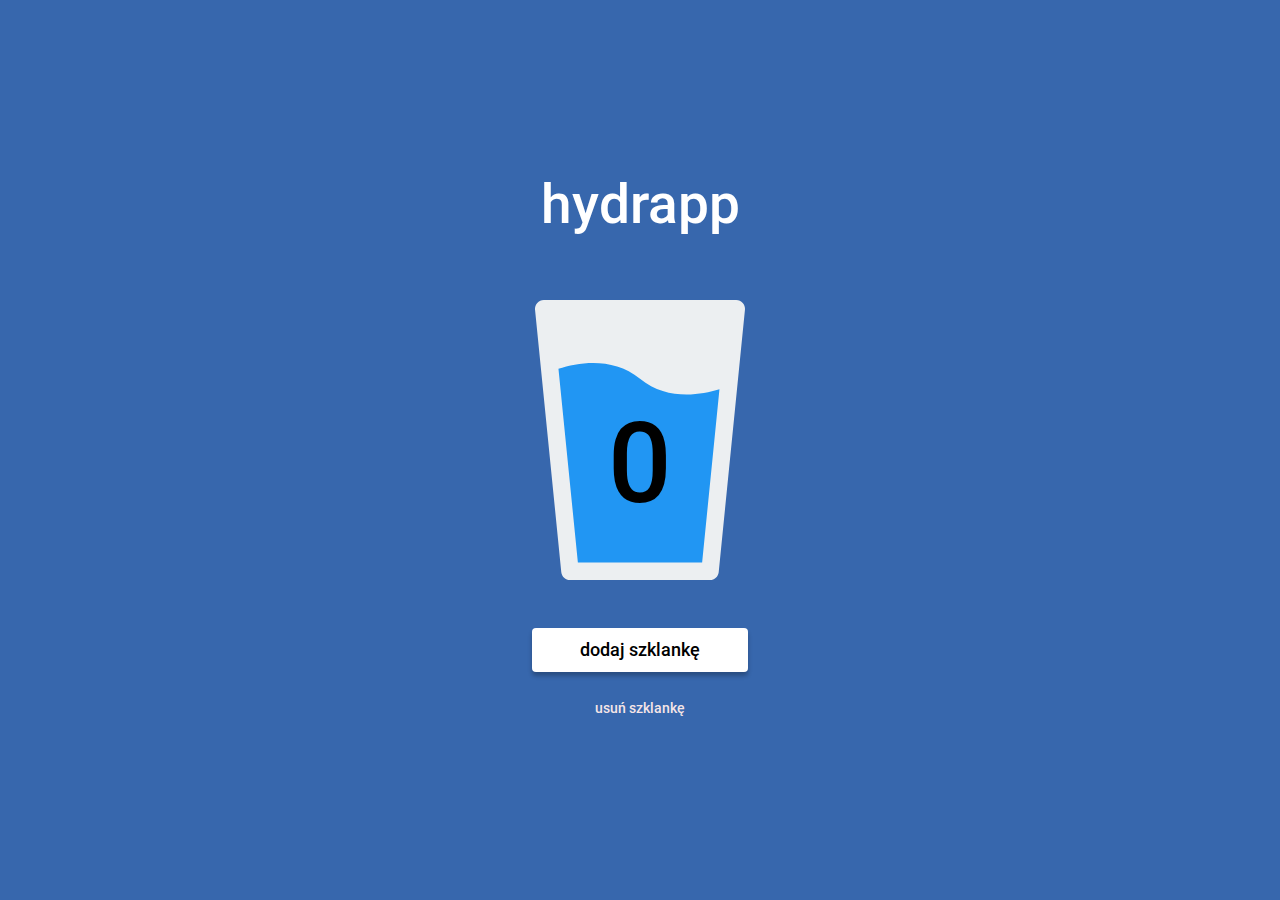
<file: index.html>
<!doctype html><html lang="pl"><head><meta charset="UTF-8"/><meta name="viewport" content="width=device-width,initial-scale=1"/><title>Hydrapp</title><meta name="description" content="Aplikacja licząca szklanki wody"/><meta property="og:title" content="Hydrapp"/><meta property="og:description" content="Aplikacja licząca szklanki wody"/><meta property="og:url" content="https://mgulbicki.github.io/hydrapp/"/><meta property="og:image" content="https://maciejkorsan.github.io/hydrapp/public/og.png"/><link rel="manifest" href="manifest.json"/><link rel="apple-touch-icon" sizes="180x180" href="pwa/apple-icon-180.png"/><link rel="apple-touch-icon" sizes="167x167" href="pwa/apple-icon-167.png"/><link rel="apple-touch-icon" sizes="152x152" href="pwa/apple-icon-152.png"/><link rel="apple-touch-icon" sizes="120x120" href="pwa/apple-icon-120.png"/><meta name="apple-mobile-web-app-capable" content="yes"/><link rel="apple-touch-startup-image" href="pwa/apple-splash-2048-2732.png" media="(device-width: 1024px) and (device-height: 1366px) and (-webkit-device-pixel-ratio: 2) and (orientation: portrait)"/><link rel="apple-touch-startup-image" href="pwa/apple-splash-2732-2048.png" media="(device-width: 1024px) and (device-height: 1366px) and (-webkit-device-pixel-ratio: 2) and (orientation: landscape)"/><link rel="apple-touch-startup-image" href="pwa/apple-splash-1668-2388.png" media="(device-width: 834px) and (device-height: 1194px) and (-webkit-device-pixel-ratio: 2) and (orientation: portrait)"/><link rel="apple-touch-startup-image" href="pwa/apple-splash-2388-1668.png" media="(device-width: 834px) and (device-height: 1194px) and (-webkit-device-pixel-ratio: 2) and (orientation: landscape)"/><link rel="apple-touch-startup-image" href="pwa/apple-splash-1668-2224.png" media="(device-width: 834px) and (device-height: 1112px) and (-webkit-device-pixel-ratio: 2) and (orientation: portrait)"/><link rel="apple-touch-startup-image" href="pwa/apple-splash-2224-1668.png" media="(device-width: 834px) and (device-height: 1112px) and (-webkit-device-pixel-ratio: 2) and (orientation: landscape)"/><link rel="apple-touch-startup-image" href="pwa/apple-splash-1536-2048.png" media="(device-width: 768px) and (device-height: 1024px) and (-webkit-device-pixel-ratio: 2) and (orientation: portrait)"/><link rel="apple-touch-startup-image" href="pwa/apple-splash-2048-1536.png" media="(device-width: 768px) and (device-height: 1024px) and (-webkit-device-pixel-ratio: 2) and (orientation: landscape)"/><link rel="apple-touch-startup-image" href="pwa/apple-splash-1242-2688.png" media="(device-width: 414px) and (device-height: 896px) and (-webkit-device-pixel-ratio: 3) and (orientation: portrait)"/><link rel="apple-touch-startup-image" href="pwa/apple-splash-2688-1242.png" media="(device-width: 414px) and (device-height: 896px) and (-webkit-device-pixel-ratio: 3) and (orientation: landscape)"/><link rel="apple-touch-startup-image" href="pwa/apple-splash-1125-2436.png" media="(device-width: 375px) and (device-height: 812px) and (-webkit-device-pixel-ratio: 3) and (orientation: portrait)"/><link rel="apple-touch-startup-image" href="pwa/apple-splash-2436-1125.png" media="(device-width: 375px) and (device-height: 812px) and (-webkit-device-pixel-ratio: 3) and (orientation: landscape)"/><link rel="apple-touch-startup-image" href="pwa/apple-splash-828-1792.png" media="(device-width: 414px) and (device-height: 896px) and (-webkit-device-pixel-ratio: 2) and (orientation: portrait)"/><link rel="apple-touch-startup-image" href="pwa/apple-splash-1792-828.png" media="(device-width: 414px) and (device-height: 896px) and (-webkit-device-pixel-ratio: 2) and (orientation: landscape)"/><link rel="apple-touch-startup-image" href="pwa/apple-splash-1242-2208.png" media="(device-width: 414px) and (device-height: 736px) and (-webkit-device-pixel-ratio: 3) and (orientation: portrait)"/><link rel="apple-touch-startup-image" href="pwa/apple-splash-2208-1242.png" media="(device-width: 414px) and (device-height: 736px) and (-webkit-device-pixel-ratio: 3) and (orientation: landscape)"/><link rel="apple-touch-startup-image" href="pwa/apple-splash-750-1334.png" media="(device-width: 375px) and (device-height: 667px) and (-webkit-device-pixel-ratio: 2) and (orientation: portrait)"/><link rel="apple-touch-startup-image" href="pwa/apple-splash-1334-750.png" media="(device-width: 375px) and (device-height: 667px) and (-webkit-device-pixel-ratio: 2) and (orientation: landscape)"/><link rel="apple-touch-startup-image" href="pwa/apple-splash-640-1136.png" media="(device-width: 320px) and (device-height: 568px) and (-webkit-device-pixel-ratio: 2) and (orientation: portrait)"/><link rel="apple-touch-startup-image" href="pwa/apple-splash-1136-640.png" media="(device-width: 320px) and (device-height: 568px) and (-webkit-device-pixel-ratio: 2) and (orientation: landscape)"/><link href="index.cb61b1c3.css" rel="stylesheet"></head><body><main class="app"><h1 class="app__title">hydrapp</h1><div class="glass"><span class="glass__counter glass__counter--js">0</span></div><button class="button-add button-add--js">dodaj szklankę</button> <button class="button-remove button-remove--js">usuń szklankę</button></main><script src="index.cb61b1c3.js"></script></body></html>
</file>
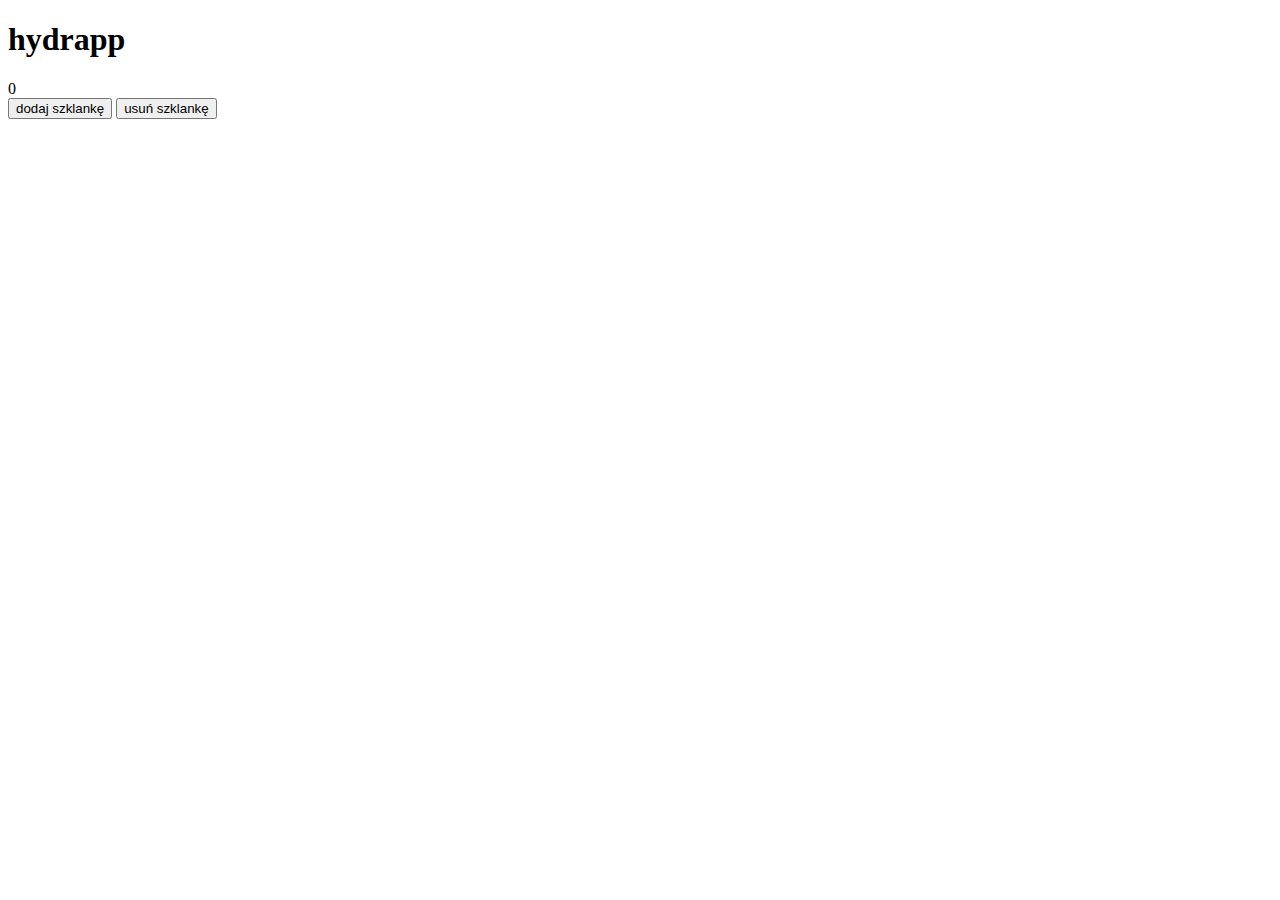
<file: src/pages/index.html>
<!DOCTYPE html><html lang="pl"><head>
    <meta charset="UTF-8">
    <meta name="viewport" content="width=device-width, initial-scale=1.0">
    <title>Hydrapp</title>
    <meta name="description" content="Aplikacja licząca szklanki wody">
    <!-- Title -->
    <meta property="og:title" content="Hydrapp">
    <!-- OPTIONAL description. 2-4 sentences. -->
    <meta property="og:description" content="Aplikacja licząca szklanki wody">
    <!-- full url with http(s) ie. https://maciejkorsan.github.io/my-repo/ -->
    <meta property="og:url" content="https://mgulbicki.github.io/hydrapp/">
    <!-- full url to the image with http(s) ie. https://maciejkorsan.github.io/my-repo/assets/img/fb.png. Facebook suggests at least 1200 x 630. -->
    <meta property="og:image" content="https://maciejkorsan.github.io/hydrapp/public/og.png">

    <!-- uncomment the line below to enable PWA  -->
    <!-- <link rel="manifest" href="manifest.json" /> -->

    
    
    
    

    

    
    
    
    
    
    
    
    
    
    
    
    
    
    
    
    
    
    
    
    
  <link rel="apple-touch-icon" sizes="180x180" href="pwa/apple-icon-180.png">
<link rel="apple-touch-icon" sizes="167x167" href="pwa/apple-icon-167.png">
<link rel="apple-touch-icon" sizes="152x152" href="pwa/apple-icon-152.png">
<link rel="apple-touch-icon" sizes="120x120" href="pwa/apple-icon-120.png">

<meta name="apple-mobile-web-app-capable" content="yes">

<link rel="apple-touch-startup-image" href="pwa/apple-splash-2048-2732.png" media="(device-width: 1024px) and (device-height: 1366px) and (-webkit-device-pixel-ratio: 2) and (orientation: portrait)">
<link rel="apple-touch-startup-image" href="pwa/apple-splash-2732-2048.png" media="(device-width: 1024px) and (device-height: 1366px) and (-webkit-device-pixel-ratio: 2) and (orientation: landscape)">
<link rel="apple-touch-startup-image" href="pwa/apple-splash-1668-2388.png" media="(device-width: 834px) and (device-height: 1194px) and (-webkit-device-pixel-ratio: 2) and (orientation: portrait)">
<link rel="apple-touch-startup-image" href="pwa/apple-splash-2388-1668.png" media="(device-width: 834px) and (device-height: 1194px) and (-webkit-device-pixel-ratio: 2) and (orientation: landscape)">
<link rel="apple-touch-startup-image" href="pwa/apple-splash-1668-2224.png" media="(device-width: 834px) and (device-height: 1112px) and (-webkit-device-pixel-ratio: 2) and (orientation: portrait)">
<link rel="apple-touch-startup-image" href="pwa/apple-splash-2224-1668.png" media="(device-width: 834px) and (device-height: 1112px) and (-webkit-device-pixel-ratio: 2) and (orientation: landscape)">
<link rel="apple-touch-startup-image" href="pwa/apple-splash-1536-2048.png" media="(device-width: 768px) and (device-height: 1024px) and (-webkit-device-pixel-ratio: 2) and (orientation: portrait)">
<link rel="apple-touch-startup-image" href="pwa/apple-splash-2048-1536.png" media="(device-width: 768px) and (device-height: 1024px) and (-webkit-device-pixel-ratio: 2) and (orientation: landscape)">
<link rel="apple-touch-startup-image" href="pwa/apple-splash-1242-2688.png" media="(device-width: 414px) and (device-height: 896px) and (-webkit-device-pixel-ratio: 3) and (orientation: portrait)">
<link rel="apple-touch-startup-image" href="pwa/apple-splash-2688-1242.png" media="(device-width: 414px) and (device-height: 896px) and (-webkit-device-pixel-ratio: 3) and (orientation: landscape)">
<link rel="apple-touch-startup-image" href="pwa/apple-splash-1125-2436.png" media="(device-width: 375px) and (device-height: 812px) and (-webkit-device-pixel-ratio: 3) and (orientation: portrait)">
<link rel="apple-touch-startup-image" href="pwa/apple-splash-2436-1125.png" media="(device-width: 375px) and (device-height: 812px) and (-webkit-device-pixel-ratio: 3) and (orientation: landscape)">
<link rel="apple-touch-startup-image" href="pwa/apple-splash-828-1792.png" media="(device-width: 414px) and (device-height: 896px) and (-webkit-device-pixel-ratio: 2) and (orientation: portrait)">
<link rel="apple-touch-startup-image" href="pwa/apple-splash-1792-828.png" media="(device-width: 414px) and (device-height: 896px) and (-webkit-device-pixel-ratio: 2) and (orientation: landscape)">
<link rel="apple-touch-startup-image" href="pwa/apple-splash-1242-2208.png" media="(device-width: 414px) and (device-height: 736px) and (-webkit-device-pixel-ratio: 3) and (orientation: portrait)">
<link rel="apple-touch-startup-image" href="pwa/apple-splash-2208-1242.png" media="(device-width: 414px) and (device-height: 736px) and (-webkit-device-pixel-ratio: 3) and (orientation: landscape)">
<link rel="apple-touch-startup-image" href="pwa/apple-splash-750-1334.png" media="(device-width: 375px) and (device-height: 667px) and (-webkit-device-pixel-ratio: 2) and (orientation: portrait)">
<link rel="apple-touch-startup-image" href="pwa/apple-splash-1334-750.png" media="(device-width: 375px) and (device-height: 667px) and (-webkit-device-pixel-ratio: 2) and (orientation: landscape)">
<link rel="apple-touch-startup-image" href="pwa/apple-splash-640-1136.png" media="(device-width: 320px) and (device-height: 568px) and (-webkit-device-pixel-ratio: 2) and (orientation: portrait)">
<link rel="apple-touch-startup-image" href="pwa/apple-splash-1136-640.png" media="(device-width: 320px) and (device-height: 568px) and (-webkit-device-pixel-ratio: 2) and (orientation: landscape)">

</head>
  <body>
    <main class="app">
      <h1 class="app__title">hydrapp</h1>
      <div class="glass">
        <span class="glass__counter glass__counter--js">0</span>
      </div>
      <button class="button-add button-add--js">dodaj szklankę</button>
      <button class="button-remove button-remove--js">usuń szklankę</button>
    </main>
  

</body></html>
</file>
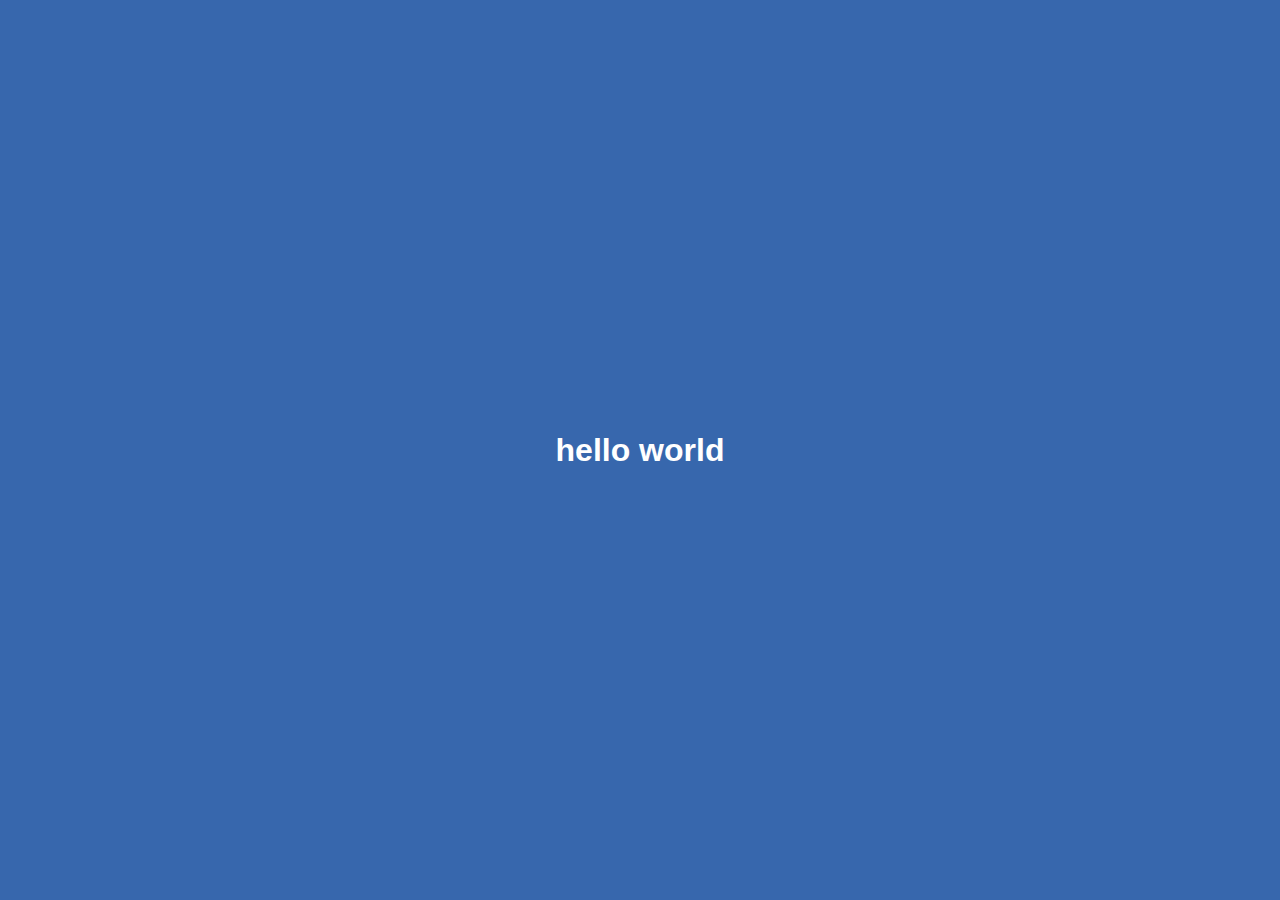
<file: another.html>
<!doctype html><html lang="en"><head><meta charset="UTF-8"><meta name="viewport" content="width=device-width,initial-scale=1"><title>WTF Webpack starterkit</title><link href="index.cb61b1c3.css" rel="stylesheet"></head><body><div class="hello"></div><h1>hello world</h1><script src="index.cb61b1c3.js"></script><script src="another.cb61b1c3.js"></script></body></html>
</file>
<file: index.cb61b1c3.css>
@import url(https://fonts.googleapis.com/css2?family=Roboto:wght@400;500&display=swap);
/*! normalize.css v8.0.1 | MIT License | github.com/necolas/normalize.css */html{line-height:1.15;-webkit-text-size-adjust:100%}body{margin:0}main{display:block}h1{font-size:2em;margin:.67em 0}hr{box-sizing:content-box;height:0;overflow:visible}pre{font-family:monospace,monospace;font-size:1em}a{background-color:transparent}abbr[title]{border-bottom:none;text-decoration:underline;text-decoration:underline dotted}b,strong{font-weight:bolder}code,kbd,samp{font-family:monospace,monospace;font-size:1em}small{font-size:80%}sub,sup{font-size:75%;line-height:0;position:relative;vertical-align:baseline}sub{bottom:-.25em}sup{top:-.5em}img{border-style:none}button,input,optgroup,select,textarea{font-family:inherit;font-size:100%;line-height:1.15;margin:0}button,input{overflow:visible}button,select{text-transform:none}[type=button],[type=reset],[type=submit],button{-webkit-appearance:button}[type=button]::-moz-focus-inner,[type=reset]::-moz-focus-inner,[type=submit]::-moz-focus-inner,button::-moz-focus-inner{border-style:none;padding:0}[type=button]:-moz-focusring,[type=reset]:-moz-focusring,[type=submit]:-moz-focusring,button:-moz-focusring{outline:1px dotted ButtonText}fieldset{padding:.35em .75em .625em}legend{box-sizing:border-box;color:inherit;display:table;max-width:100%;padding:0;white-space:normal}progress{vertical-align:baseline}textarea{overflow:auto}[type=checkbox],[type=radio]{box-sizing:border-box;padding:0}[type=number]::-webkit-inner-spin-button,[type=number]::-webkit-outer-spin-button{height:auto}[type=search]{-webkit-appearance:textfield;outline-offset:-2px}[type=search]::-webkit-search-decoration{-webkit-appearance:none}::-webkit-file-upload-button{-webkit-appearance:button;font:inherit}details{display:block}summary{display:list-item}[hidden],template{display:none}.app__title{font-style:normal;font-weight:500;font-size:55px;line-height:64px;margin:0 0 64px;text-align:center}.button-add{margin:0 auto 16px;font-size:18px;border:none;background:#fff;box-shadow:0 4px 4px rgba(0,0,0,.25);border-radius:4px}.button-add,.button-remove{display:block;width:216px;box-sizing:border-box;padding:12px;font-family:Roboto;font-style:normal;font-weight:500}.button-remove{margin:0 auto;font-size:14px;border:none;background:none;color:#f5e5e7}.glass{height:280px;width:280px;background:url(img/water-glass.df5415bb.svg);background-size:contain;display:flex;align-items:center;justify-content:center;margin-bottom:48px}.glass__counter{font-weight:500;font-size:112px;color:#000;margin-top:50px}body{background:#3767ad;color:#fff;display:flex;align-items:center;justify-content:center;min-height:100vh;font-family:Roboto,sans-serif}
</file>
